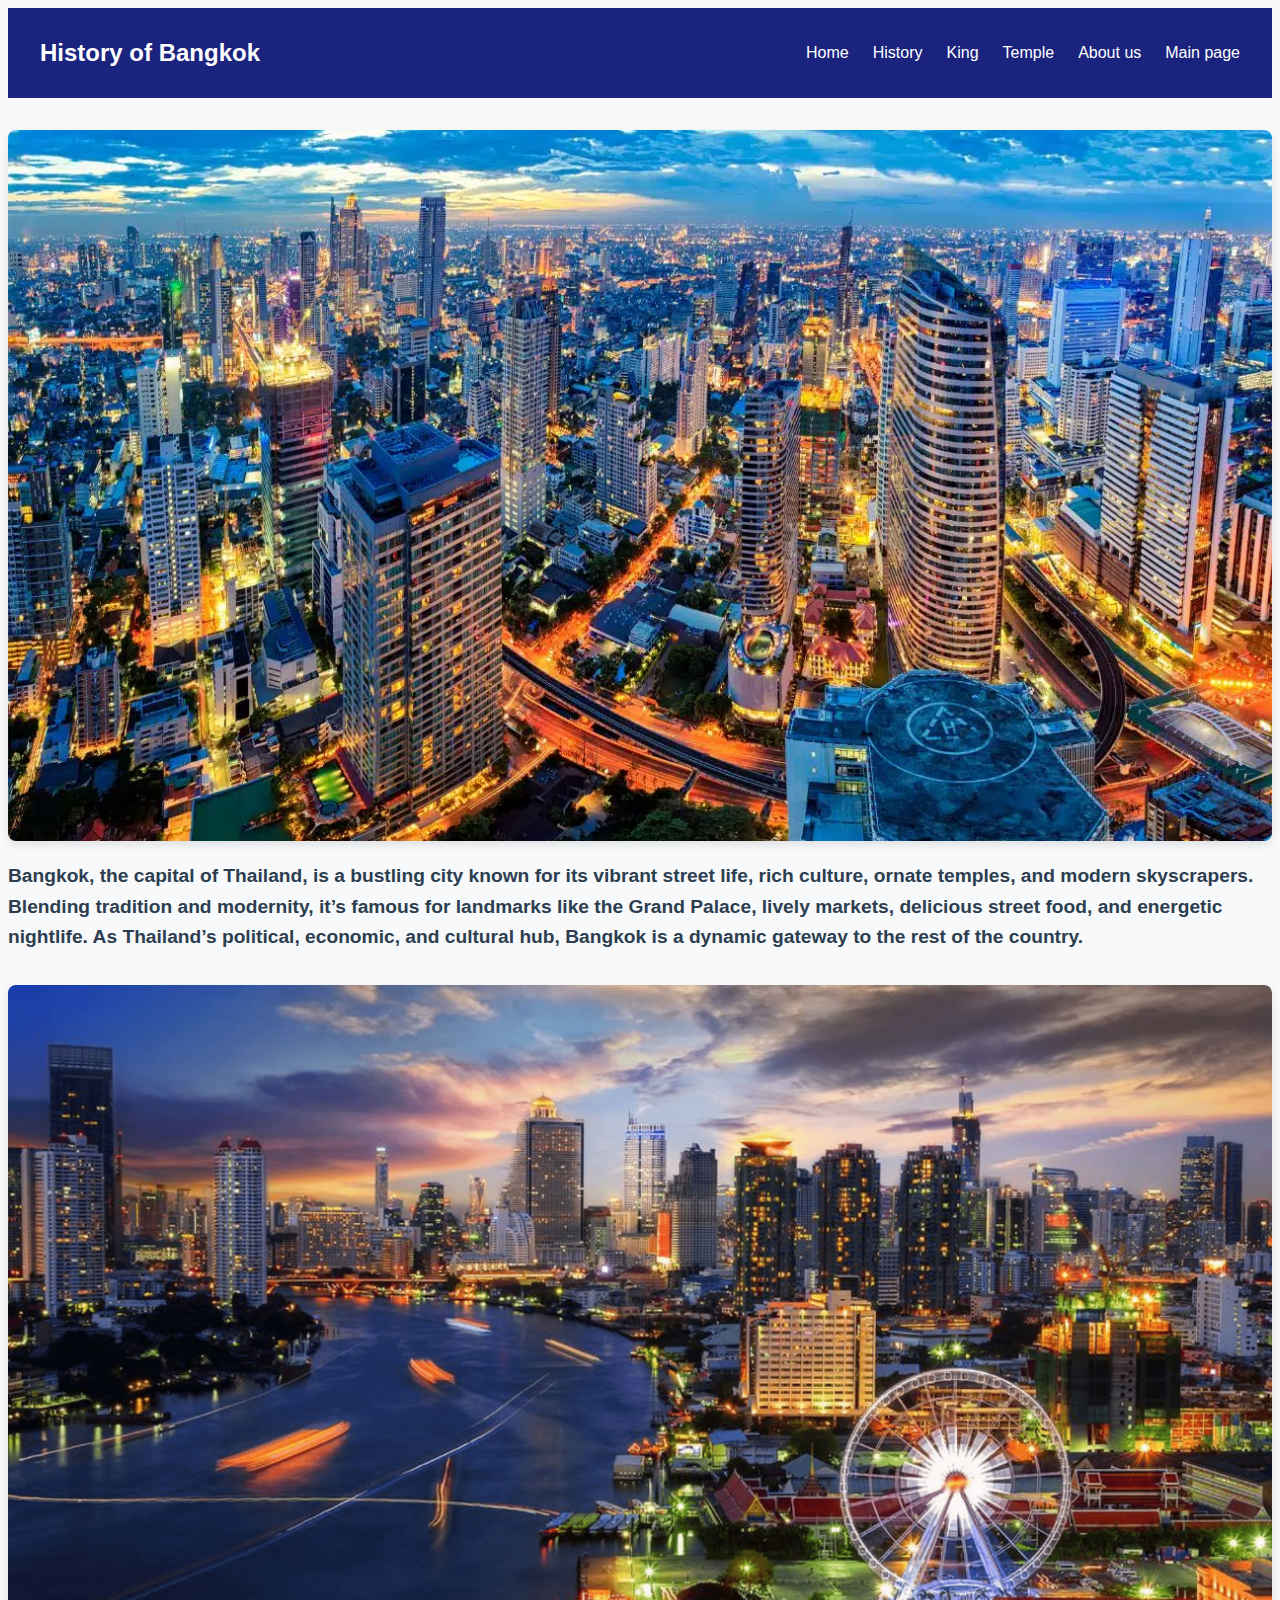
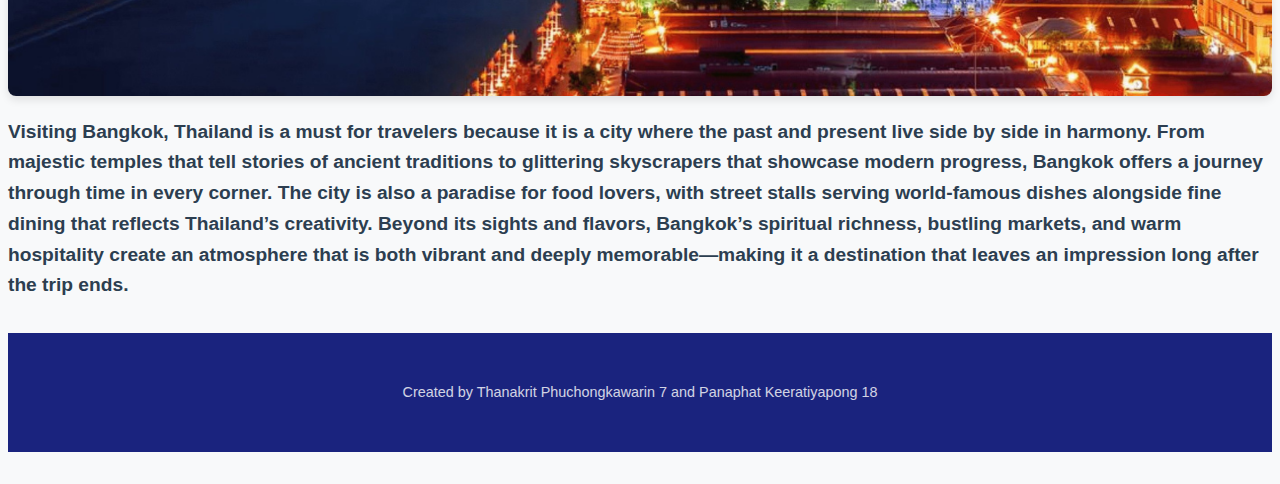
<file: index.html>
<!DOCTYPE html>
<html lang="en">

<head>
  <meta charset="UTF-8">
  <meta name="viewport" content="width=device-width, initial-scale=1.0">
  <title>History of Bangkok</title>
  <link href="https://cdn.jsdelivr.net/npm/bootstrap@5.3.8/dist/css/bootstrap.min.css" rel="stylesheet"
    integrity="sha384-sRIl4kxILFvY47J16cr9ZwB07vP4J8+LH7qKQnuqkuIAvNWLzeN8tE5YBujZqJLB" crossorigin="anonymous">
  <link rel="stylesheet" href="style.css">
</head>

<body>
  <nav class="navbar">
    <div class="logo">History of Bangkok</div>
    <ul class="nav-links">
      <li><a href="index.html">Home</a></li>
      <li><a href="History.html">History</a></li>
      <li><a href="King.html">King</a></li>
      <li><a href="Temple.html">Temple</a></li>
      <li><a href="About.html">About us</a></li>
      <li><a href="https://mufasaonat.github.io/202501M3Final/">Main page</a></li>
    </ul>
  </nav>

  <div class="container">
    <div class="row">
      <div class="col">
        <img src="best-time-to-visit-bangkok.jpg.webp" alt="history">
      </div>
      <div class="col">
        <div class="Home">
          <h1>Bangkok, the capital of Thailand, is a bustling city known for its vibrant street life, rich culture,
            ornate temples, and modern skyscrapers. Blending tradition and modernity, it’s famous for landmarks like the
            Grand Palace, lively markets, delicious street food, and energetic nightlife. As Thailand’s political,
            economic, and cultural hub, Bangkok is a dynamic gateway to the rest of the country.</h1>
        </div>
      </div>
    </div>
  </div>
  <div class="container">
    <div class="row">
      <div class="col">
        <img src="Bangkokokkkk.png" alt="history">
      </div>
      <div class="col">
        <div class="Home">
          <h1>Visiting Bangkok, Thailand is a must for travelers because it is a city where the past and present live
            side by side in harmony. From majestic temples that tell stories of ancient traditions to glittering
            skyscrapers that showcase modern progress, Bangkok offers a journey through time in every corner. The city
            is also a paradise for food lovers, with street stalls serving world-famous dishes alongside fine dining
            that reflects Thailand’s creativity. Beyond its sights and flavors, Bangkok’s spiritual richness, bustling
            markets, and warm hospitality create an atmosphere that is both vibrant and deeply memorable—making it a
            destination that leaves an impression long after the trip ends.</h1>
        </div>
      </div>
    </div>
    <footer class="footer">
      <div class="container">
        <p class="credits">Created by Thanakrit Phuchongkawarin 7 and Panaphat Keeratiyapong 18</p>
      </div>
      <script src="https://cdn.jsdelivr.net/npm/bootstrap@5.3.8/dist/js/bootstrap.bundle.min.js"
        integrity="sha384-FKyoEForCGlyvwx9Hj09JcYn3nv7wiPVlz7YYwJrWVcXK/BmnVDxM+D2scQbITxI"
        crossorigin="anonymous"></script>
</body>

</html>
</file>
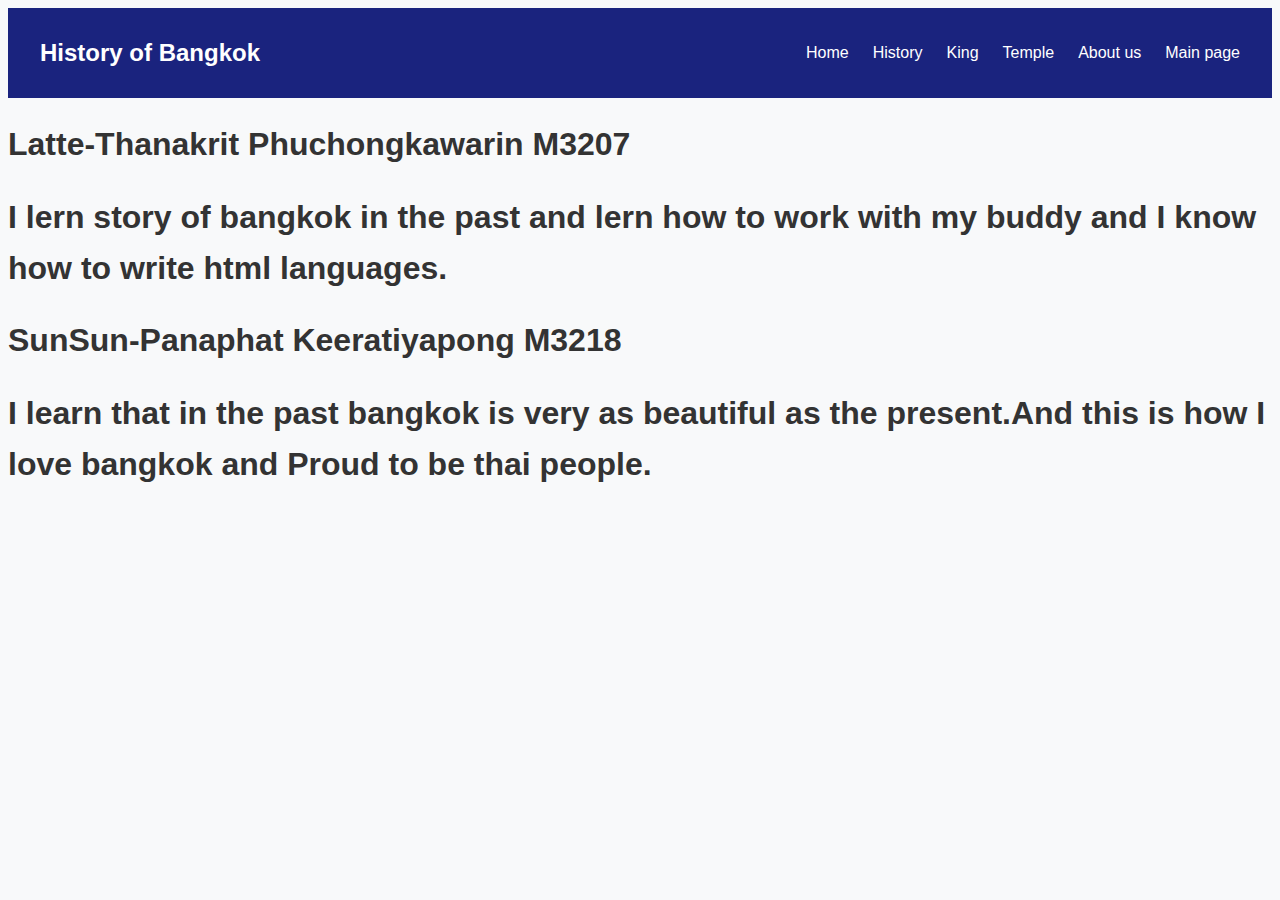
<file: About us.html>
<!DOCTYPE html>
<html lang="en">

<head>
  <meta charset="UTF-8">
  <meta name="viewport" content="width=device-width, initial-scale=1.0">
  <title>History of Bangkok</title>
  <link href="https://cdn.jsdelivr.net/npm/bootstrap@5.3.8/dist/css/bootstrap.min.css" rel="stylesheet" integrity="sha384-sRIl4kxILFvY47J16cr9ZwB07vP4J8+LH7qKQnuqkuIAvNWLzeN8tE5YBujZqJLB" crossorigin="anonymous">
  <link rel="stylesheet" href="style.css">
</head>

<body>
  <nav class="navbar">
    <div class="logo">History of Bangkok</div>
    <ul class="nav-links">
      <li><a href="index.html">Home</a></li>
      <li><a href="History.html">History</a></li>
      <li><a href="King.html">King</a></li>
      <li><a href="Temple.html">Temple</a></li>
      <li><a href="About us.html">About us</a></li>
      <li><a href="https://mufasaonat.github.io/202501M3Final/">Main page</a></li>
    </ul>
  </nav>
  
<h1>Latte-Thanakrit Phuchongkawarin M3207</h1>
<h1>I lern story of bangkok in the past and lern how to work with my buddy and I know how to write html languages.
</h1>

<h1>SunSun-Panaphat Keeratiyapong M3218</h1>
<h1>I learn that in the past bangkok is very as beautiful as the present.And this is how I love bangkok and Proud to be thai people.
</h1>
</file>
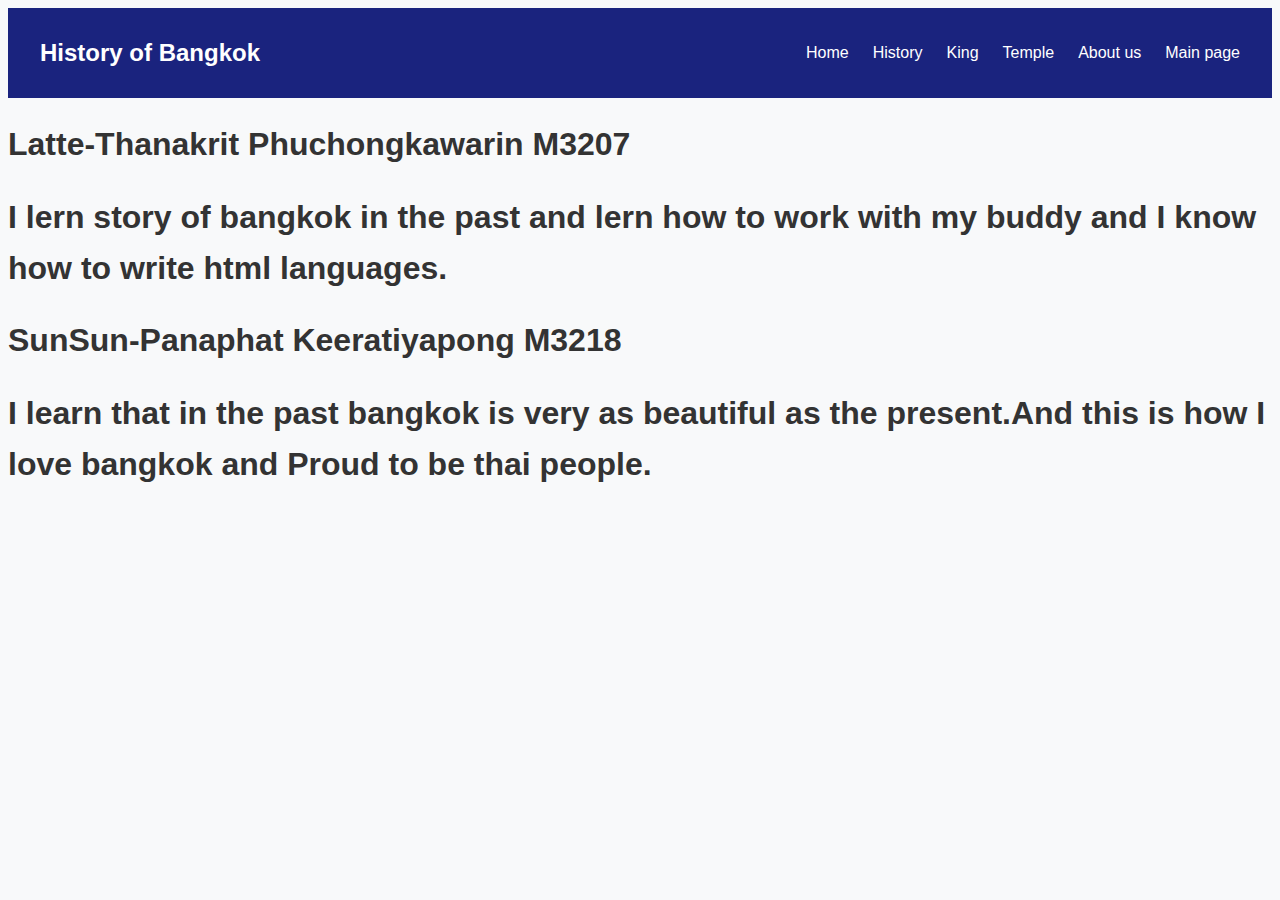
<file: About.html>
<!DOCTYPE html>
<html lang="en">

<head>
  <meta charset="UTF-8">
  <meta name="viewport" content="width=device-width, initial-scale=1.0">
  <title>History of Bangkok</title>
  <link href="https://cdn.jsdelivr.net/npm/bootstrap@5.3.8/dist/css/bootstrap.min.css" rel="stylesheet" integrity="sha384-sRIl4kxILFvY47J16cr9ZwB07vP4J8+LH7qKQnuqkuIAvNWLzeN8tE5YBujZqJLB" crossorigin="anonymous">
  <link rel="stylesheet" href="style.css">
</head>

<body>
  <nav class="navbar">
    <div class="logo">History of Bangkok</div>
    <ul class="nav-links">
      <li><a href="index.html">Home</a></li>
      <li><a href="History.html">History</a></li>
      <li><a href="King.html">King</a></li>
      <li><a href="Temple.html">Temple</a></li>
      <li><a href="About.html">About us</a></li>
      <li><a href="https://mufasaonat.github.io/202501M3Final/">Main page</a></li>
    </ul>
  </nav>
  
<h1>Latte-Thanakrit Phuchongkawarin M3207</h1>
<h1>I lern story of bangkok in the past and lern how to work with my buddy and I know how to write html languages.
</h1>

<h1>SunSun-Panaphat Keeratiyapong M3218</h1>
<h1>I learn that in the past bangkok is very as beautiful as the present.And this is how I love bangkok and Proud to be thai people.
</h1>
</file>
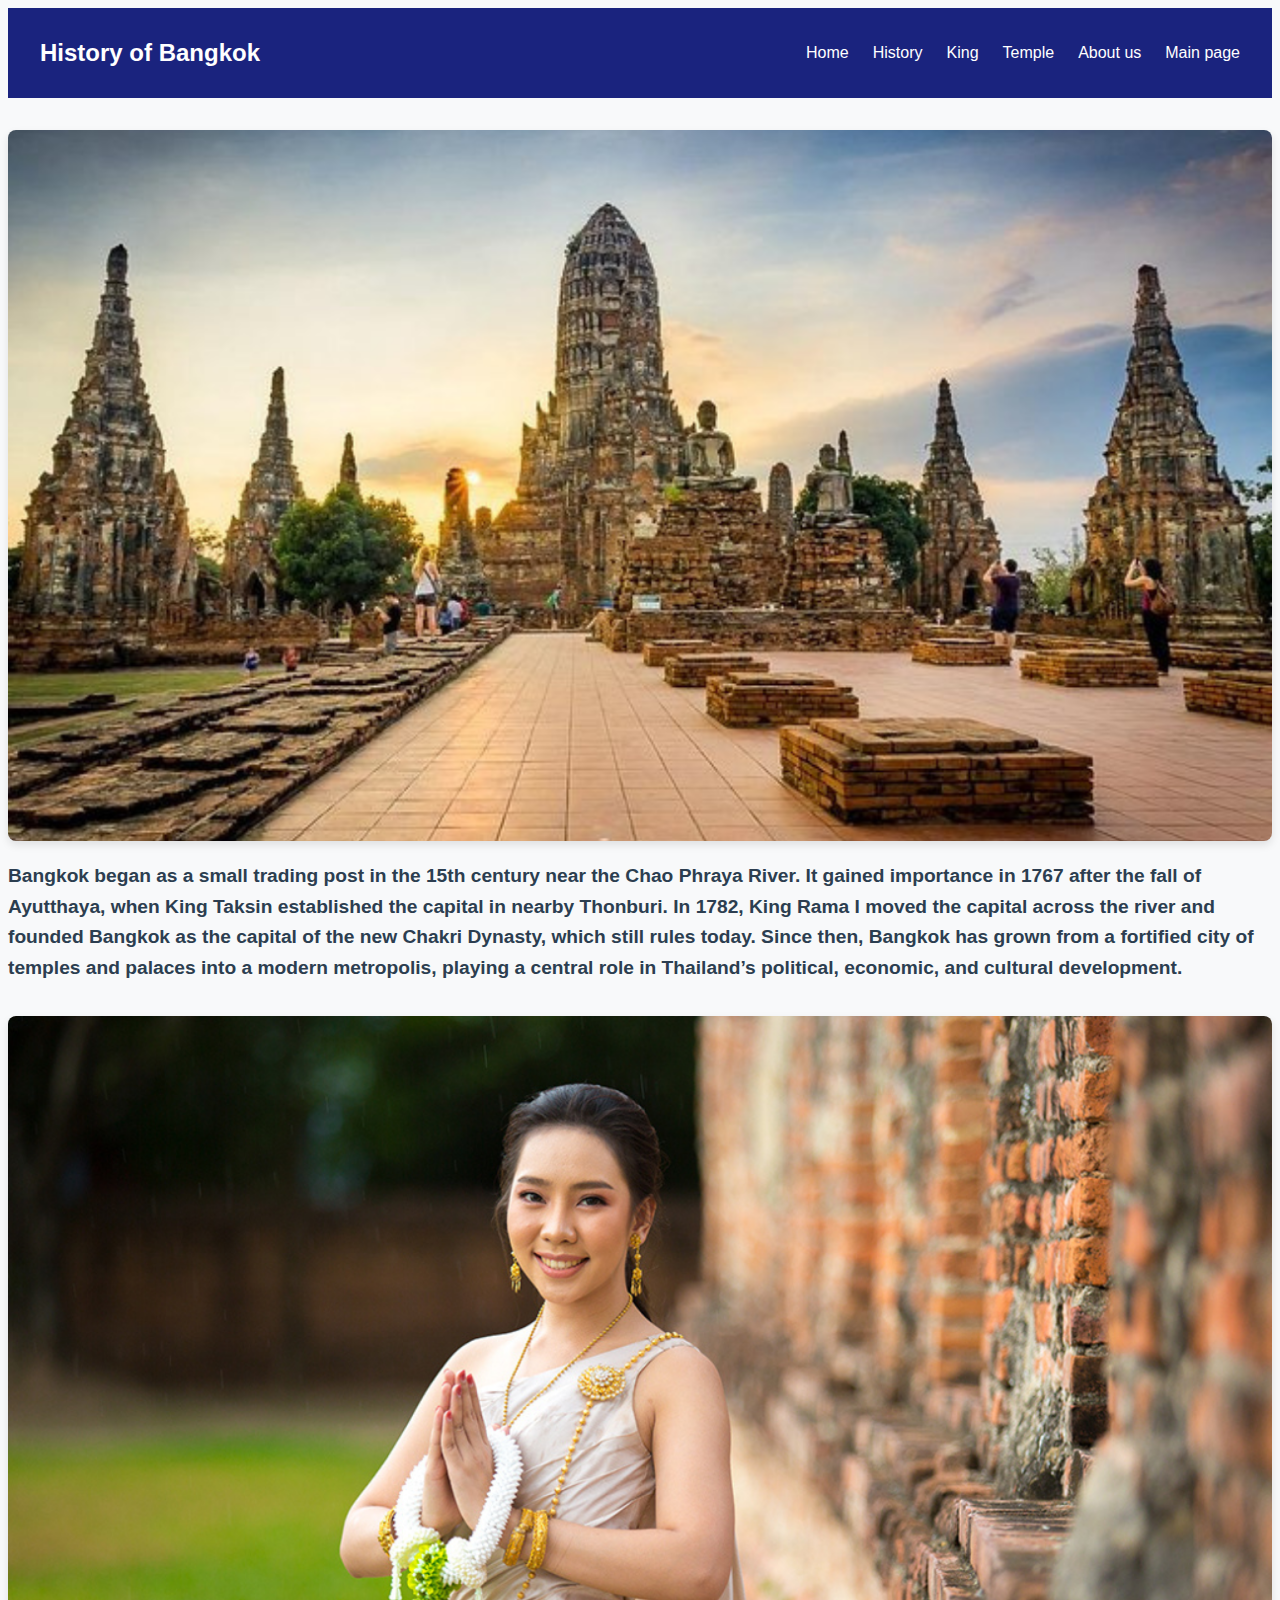
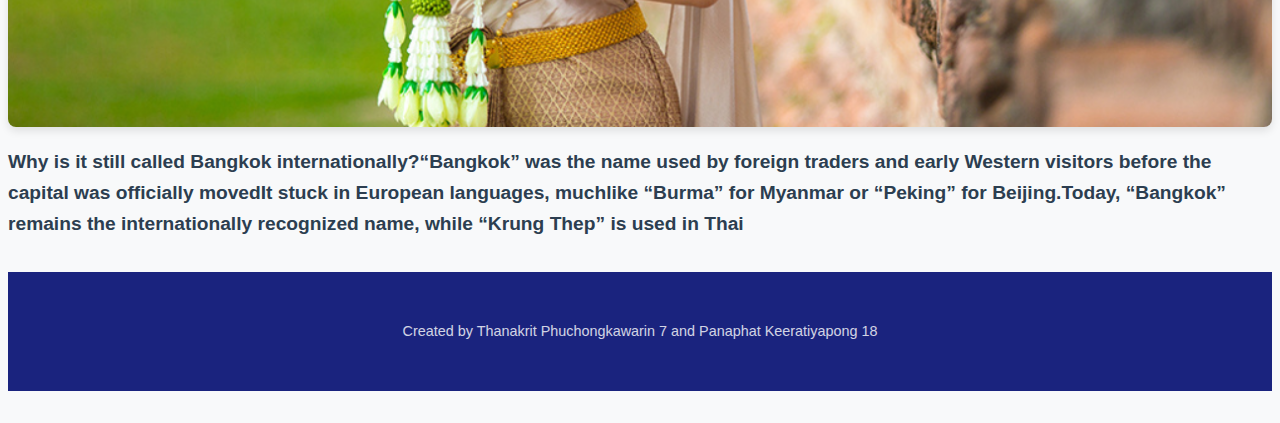
<file: History.html>
<!DOCTYPE html>
<html lang="en">

<head>
  <meta charset="UTF-8">
  <meta name="viewport" content="width=device-width, initial-scale=1.0">
  <title>History of Bangkok</title>
  <link href="https://cdn.jsdelivr.net/npm/bootstrap@5.3.8/dist/css/bootstrap.min.css" rel="stylesheet" integrity="sha384-sRIl4kxILFvY47J16cr9ZwB07vP4J8+LH7qKQnuqkuIAvNWLzeN8tE5YBujZqJLB" crossorigin="anonymous">
  <link rel="stylesheet" href="style.css">
</head>

<body>
  <nav class="navbar">
    <div class="logo">History of Bangkok</div>
    <ul class="nav-links">
      <li><a href="index.html">Home</a></li>
      <li><a href="History.html">History</a></li>
      <li><a href="King.html">King</a></li>
      <li><a href="Temple.html">Temple</a></li>
      <li><a href="About.html">About us</a></li>
      <li><a href="https://mufasaonat.github.io/202501M3Final/">Main page</a></li>
    </ul>
  </nav>
    <div class="container">
    <div class="row">
      <div class="col">
        <img src="temple.png" alt="history">
      </div>
      <div class="col">
        <div class="History">
          <h1>Bangkok began as a small trading post in the 15th century near the Chao Phraya River. It gained importance in 1767 after the fall of Ayutthaya, when King Taksin established the capital in nearby Thonburi. In 1782, King Rama I moved the capital across the river and founded Bangkok as the capital of the new Chakri Dynasty, which still rules today. Since then, Bangkok has grown from a fortified city of temples and palaces into a modern metropolis, playing a central role in Thailand’s political, economic, and cultural development.</h1>
          </div>
      </div>
    </div>
  </div>
   <div class="container">
    <div class="row">
      <div class="col">
        <img src="Thai people greeding.png" alt="history">
      </div>
      <div class="col">
        <div class="History">
          <h1>Why is it still called Bangkok internationally?“Bangkok” was the name used by foreign traders and early Western visitors before the capital was officially movedIt stuck in European languages, muchlike “Burma” for Myanmar or “Peking” for Beijing.Today, “Bangkok” remains the internationally recognized name, while “Krung Thep” is used in Thai</h1>
          </div>
      </div>
    </div>
    <footer class="footer">
    <div class="container">
      <p class="credits">Created by Thanakrit Phuchongkawarin 7 and Panaphat Keeratiyapong 18</p>
  </div>
  <script src="https://cdn.jsdelivr.net/npm/bootstrap@5.3.8/dist/js/bootstrap.bundle.min.js" integrity="sha384-FKyoEForCGlyvwx9Hj09JcYn3nv7wiPVlz7YYwJrWVcXK/BmnVDxM+D2scQbITxI" crossorigin="anonymous"></script>
</body>
</html>
</file>
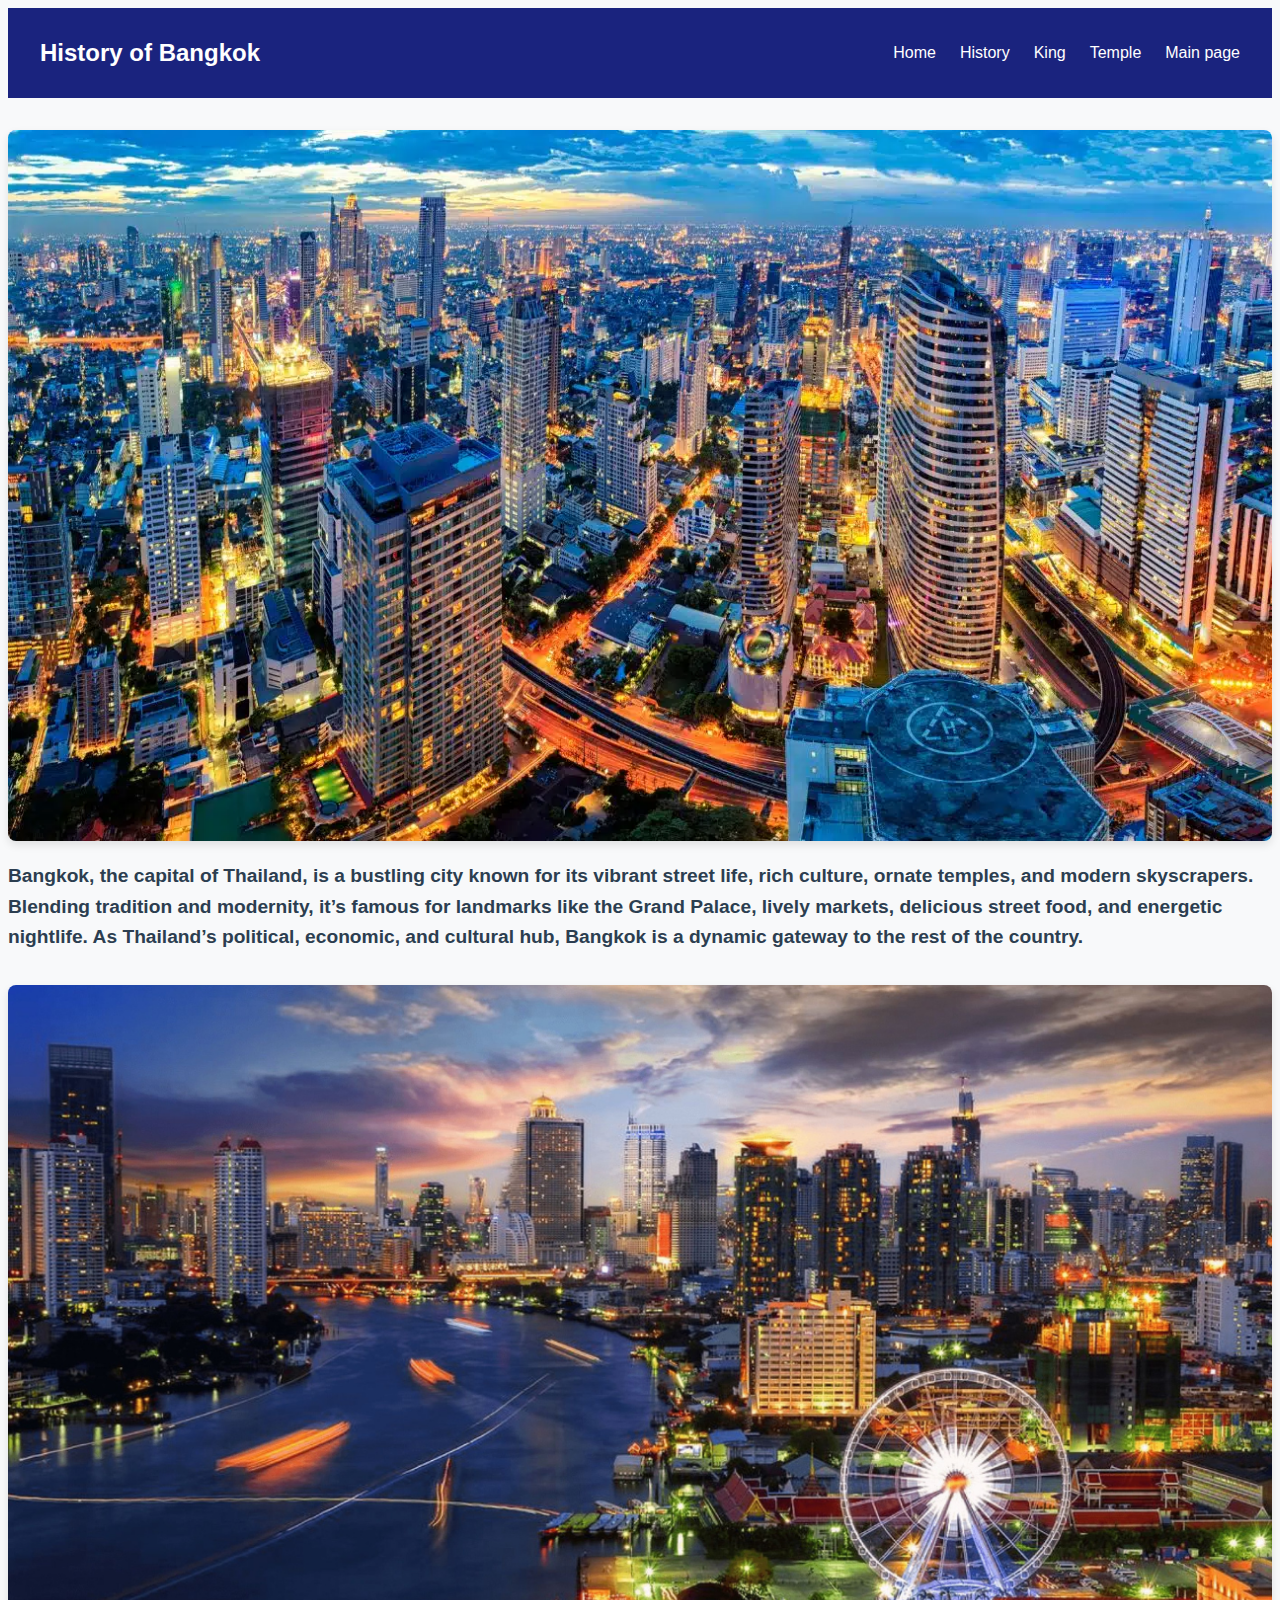
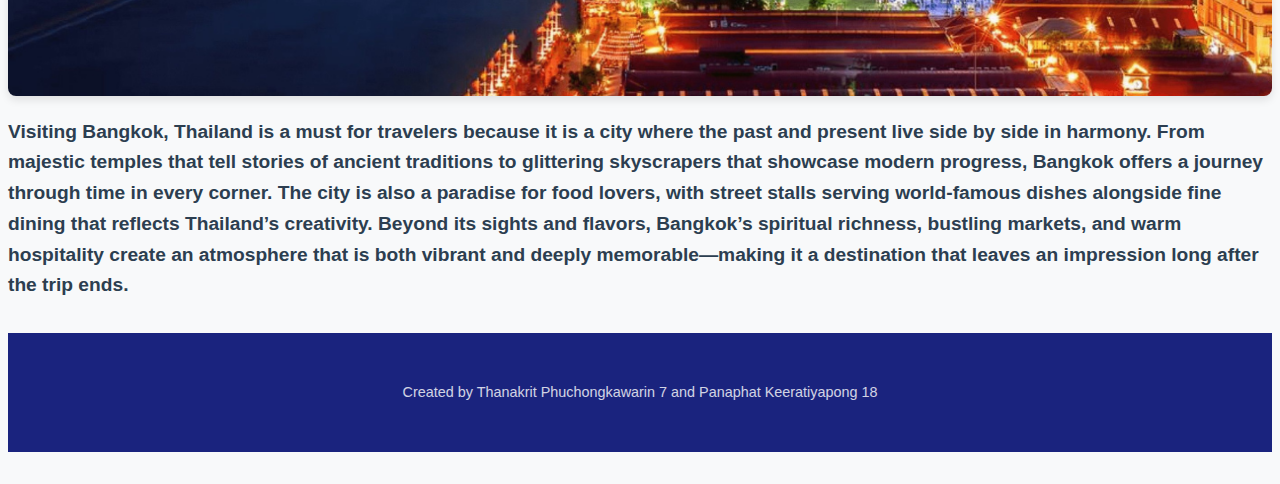
<file: home.html>
<!DOCTYPE html>
<html lang="en">

<head>
  <meta charset="UTF-8">
  <meta name="viewport" content="width=device-width, initial-scale=1.0">
  <title>History of Bangkok</title>
  <link href="https://cdn.jsdelivr.net/npm/bootstrap@5.3.8/dist/css/bootstrap.min.css" rel="stylesheet"
    integrity="sha384-sRIl4kxILFvY47J16cr9ZwB07vP4J8+LH7qKQnuqkuIAvNWLzeN8tE5YBujZqJLB" crossorigin="anonymous">
  <link rel="stylesheet" href="style.css">
</head>

<body>
  <nav class="navbar">
    <div class="logo">History of Bangkok</div>
    <ul class="nav-links">
      <li><a href="Home.html">Home</a></li>
      <li><a href="History.html">History</a></li>
      <li><a href="King.html">King</a></li>
      <li><a href="Temple.html">Temple</a></li>
      <li><a href="https://mufasaonat.github.io/202501M3Final/">Main page</a></li>
    </ul>
  </nav>

  <div class="container">
    <div class="row">
      <div class="col">
        <img src="best-time-to-visit-bangkok.jpg.webp" alt="history">
      </div>
      <div class="col">
        <div class="Home">
          <h1>Bangkok, the capital of Thailand, is a bustling city known for its vibrant street life, rich culture,
            ornate temples, and modern skyscrapers. Blending tradition and modernity, it’s famous for landmarks like the
            Grand Palace, lively markets, delicious street food, and energetic nightlife. As Thailand’s political,
            economic, and cultural hub, Bangkok is a dynamic gateway to the rest of the country.</h1>
        </div>
      </div>
    </div>
  </div>
  <div class="container">
    <div class="row">
      <div class="col">
        <img src="Bangkokokkkk.png" alt="history">
      </div>
      <div class="col">
        <div class="Home">
          <h1>Visiting Bangkok, Thailand is a must for travelers because it is a city where the past and present live
            side by side in harmony. From majestic temples that tell stories of ancient traditions to glittering
            skyscrapers that showcase modern progress, Bangkok offers a journey through time in every corner. The city
            is also a paradise for food lovers, with street stalls serving world-famous dishes alongside fine dining
            that reflects Thailand’s creativity. Beyond its sights and flavors, Bangkok’s spiritual richness, bustling
            markets, and warm hospitality create an atmosphere that is both vibrant and deeply memorable—making it a
            destination that leaves an impression long after the trip ends.</h1>
        </div>
      </div>
    </div>
    <footer class="footer">
      <div class="container">
        <p class="credits">Created by Thanakrit Phuchongkawarin 7 and Panaphat Keeratiyapong 18</p>
      </div>
      <script src="https://cdn.jsdelivr.net/npm/bootstrap@5.3.8/dist/js/bootstrap.bundle.min.js"
        integrity="sha384-FKyoEForCGlyvwx9Hj09JcYn3nv7wiPVlz7YYwJrWVcXK/BmnVDxM+D2scQbITxI"
        crossorigin="anonymous"></script>
</body>

</html>
</file>
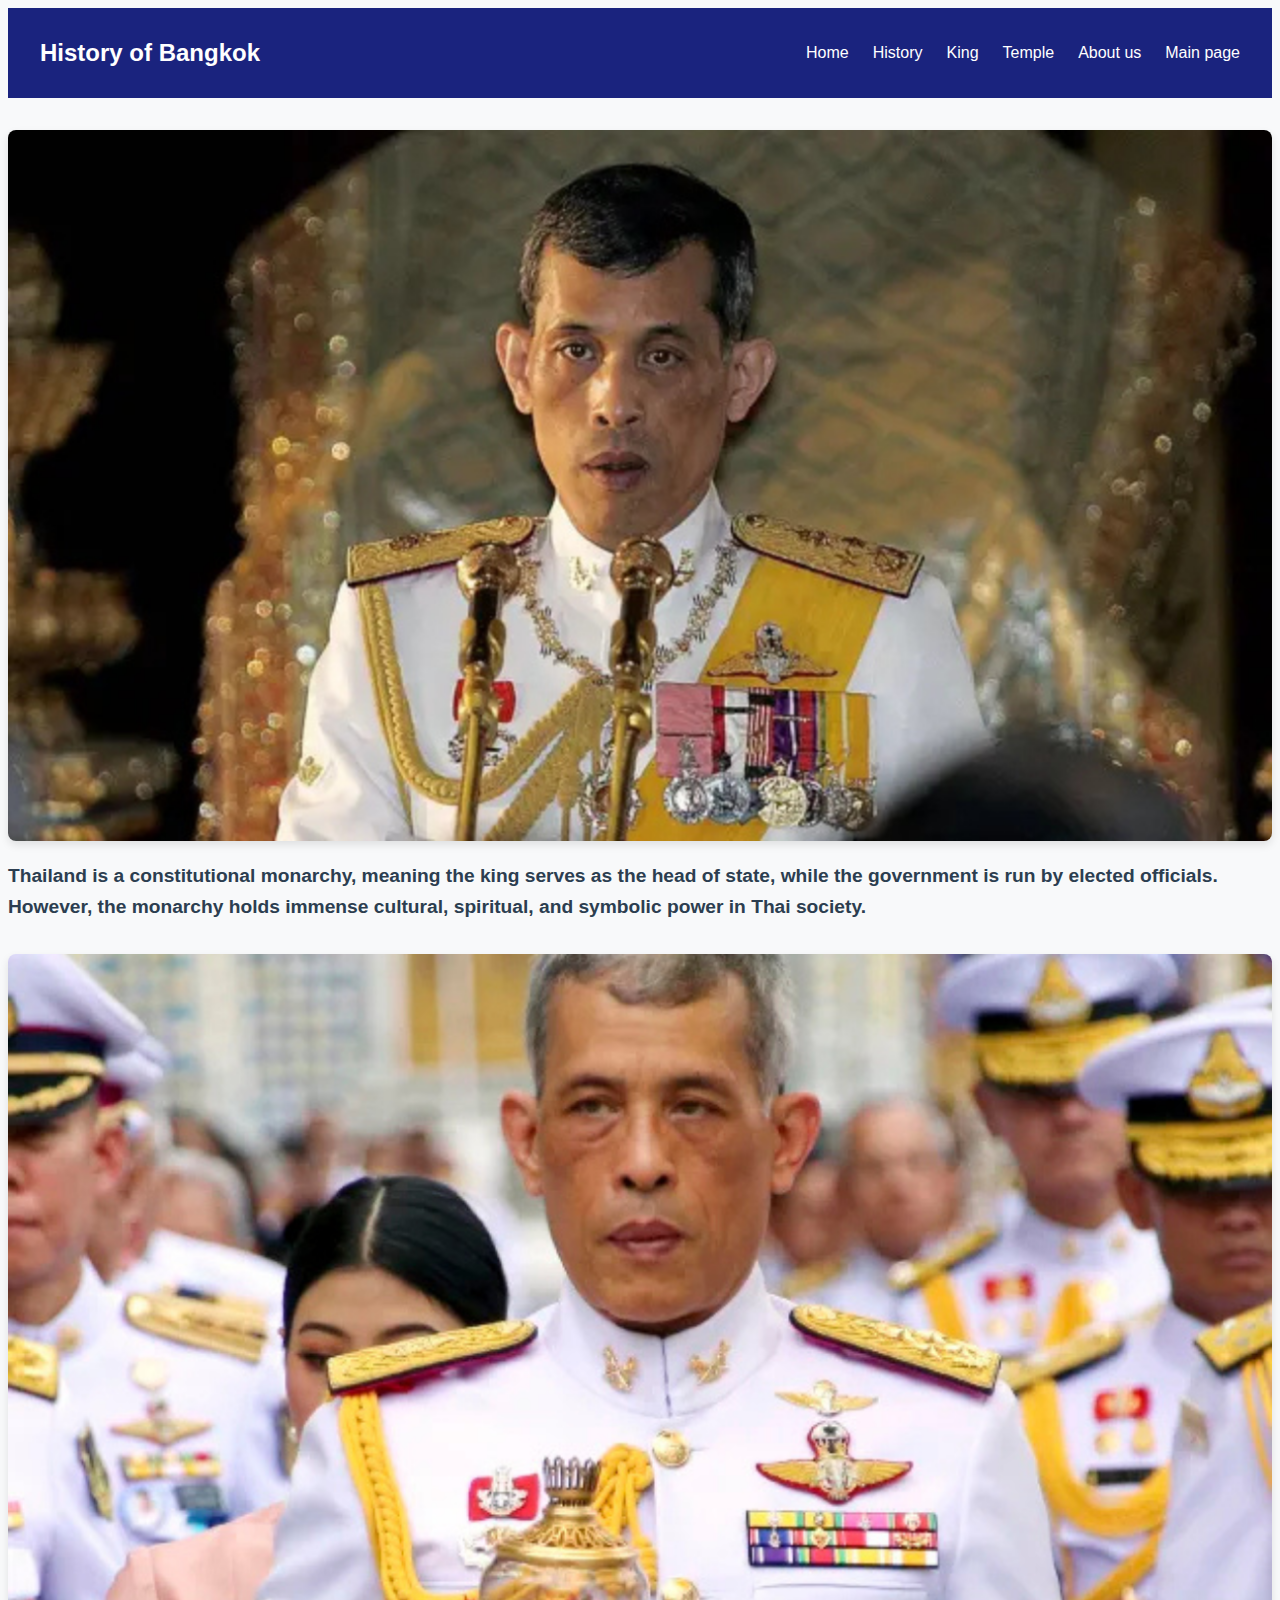
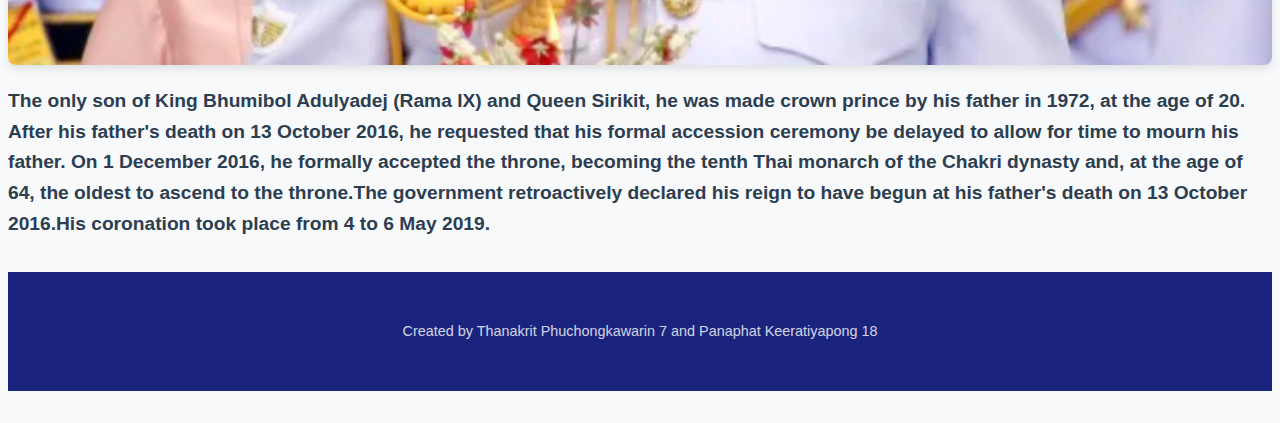
<file: King.html>
<!DOCTYPE html>
<html lang="en">

<head>
  <meta charset="UTF-8">
  <meta name="viewport" content="width=device-width, initial-scale=1.0">
  <title>History of Bangkok</title>
  <link href="https://cdn.jsdelivr.net/npm/bootstrap@5.3.8/dist/css/bootstrap.min.css" rel="stylesheet" integrity="sha384-sRIl4kxILFvY47J16cr9ZwB07vP4J8+LH7qKQnuqkuIAvNWLzeN8tE5YBujZqJLB" crossorigin="anonymous">
  <link rel="stylesheet" href="style.css">
</head>

<body>
  <nav class="navbar">
    <div class="logo">History of Bangkok</div>
    <ul class="nav-links">
      <li><a href="index.html">Home</a></li>
      <li><a href="History.html">History</a></li>
      <li><a href="King.html">King</a></li>
      <li><a href="Temple.html">Temple</a></li>
      <li><a href="About.html">About us</a></li>
      <li><a href="https://mufasaonat.github.io/202501M3Final/">Main page</a></li>
    </ul>
  </nav>
  <div class="container">
    <div class="row">
      <div class="col">
        <img src="King rama 10.png" alt="history">
      </div>
      <div class="col">
        <div class="King">
          <h1>Thailand is a constitutional monarchy, meaning the king serves as the head of state, while the government is run by elected officials. However, the monarchy holds immense cultural, spiritual, and symbolic power in Thai society.</h1>
   </div>
      </div>
    </div>
  </div>
    <div class="container">
    <div class="row">
      <div class="col">
        <img src="King rama 1010.png" alt="history">
      </div>
      <div class="col">
        <div class="King">
          <h1>The only son of King Bhumibol Adulyadej (Rama IX) and Queen Sirikit, he was made crown prince by his father in 1972, at the age of 20. After his father's death on 13 October 2016, he requested that his formal accession ceremony be delayed to allow for time to mourn his father. On 1 December 2016, he formally accepted the throne, becoming the tenth Thai monarch of the Chakri dynasty and, at the age of 64, the oldest to ascend to the throne.The government retroactively declared his reign to have begun at his father's death on 13 October 2016.His coronation took place from 4 to 6 May 2019.</h1>
   </div>
      </div>
    </div>
    <footer class="footer">
    <div class="container">
      <p class="credits">Created by Thanakrit Phuchongkawarin 7 and Panaphat Keeratiyapong 18</p>
  </div>
  <script src="https://cdn.jsdelivr.net/npm/bootstrap@5.3.8/dist/js/bootstrap.bundle.min.js" integrity="sha384-FKyoEForCGlyvwx9Hj09JcYn3nv7wiPVlz7YYwJrWVcXK/BmnVDxM+D2scQbITxI" crossorigin="anonymous"></script>
</body>
</html>
</file>
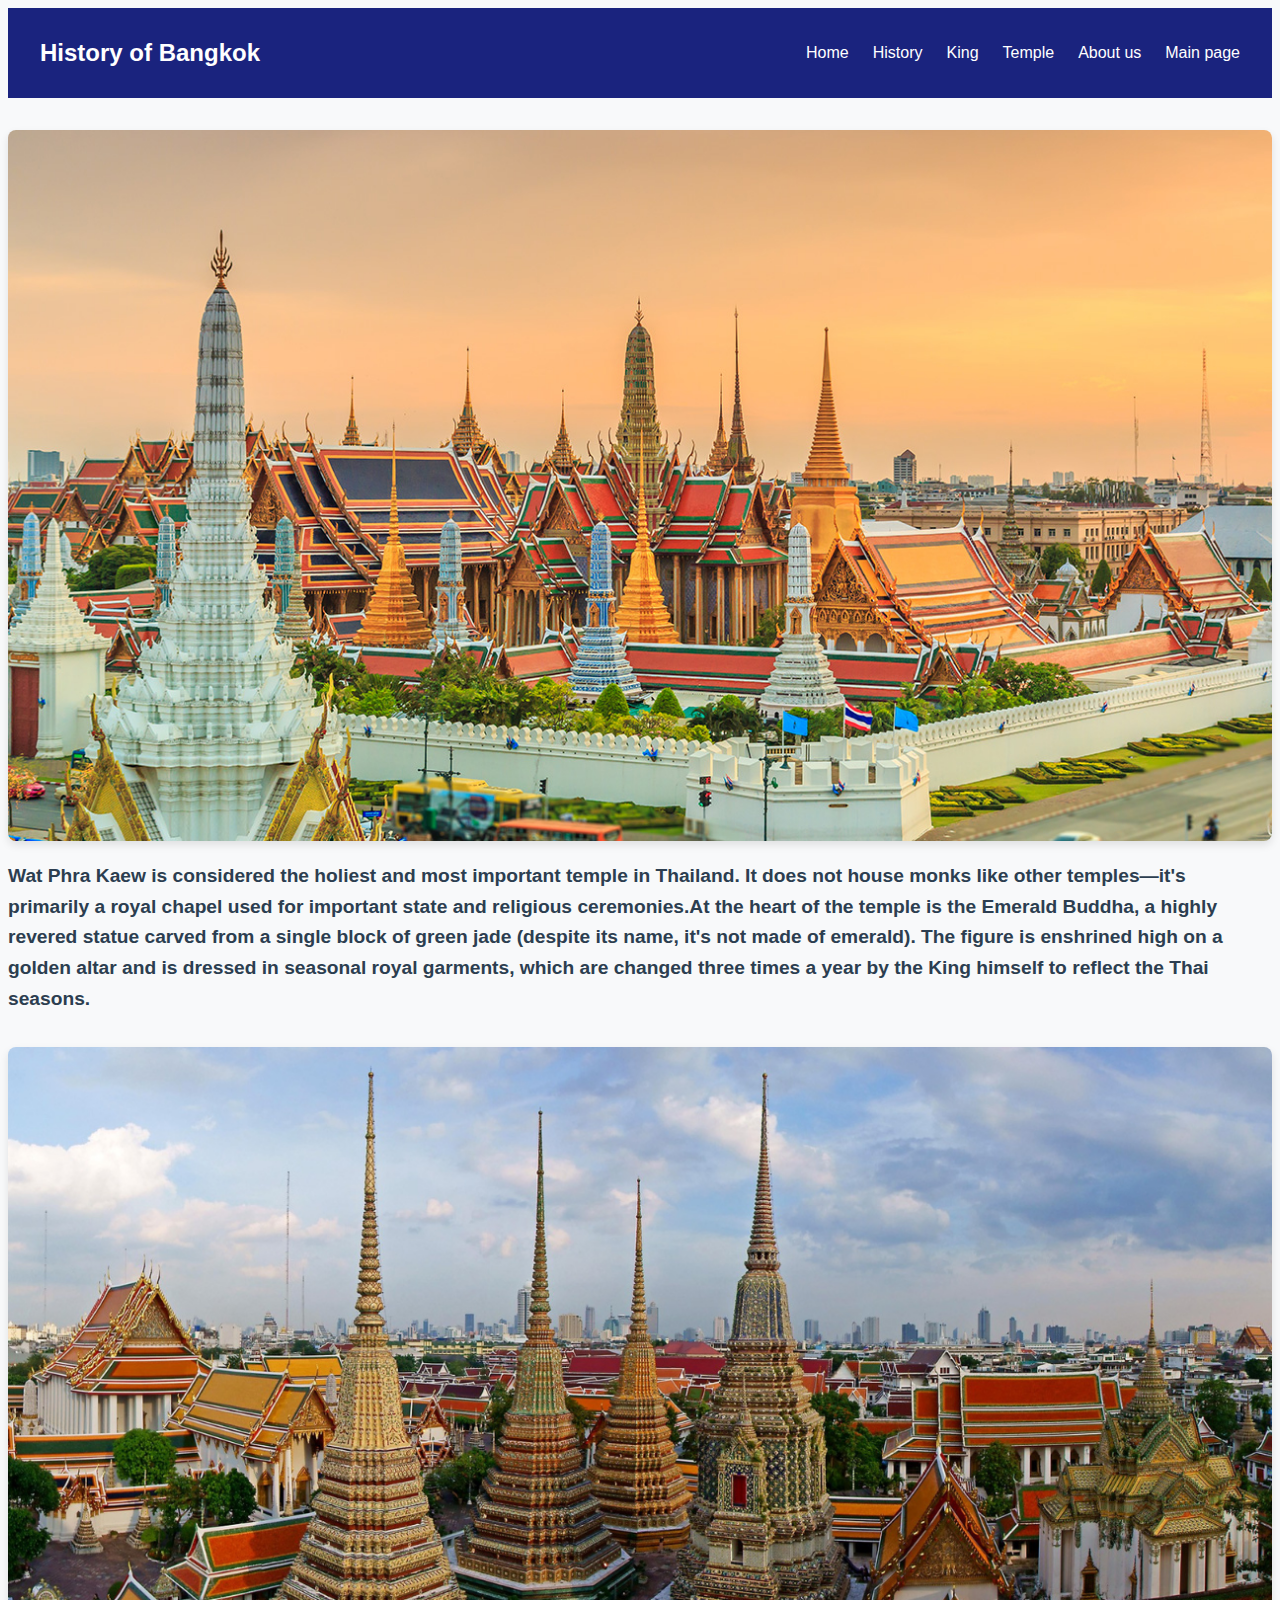
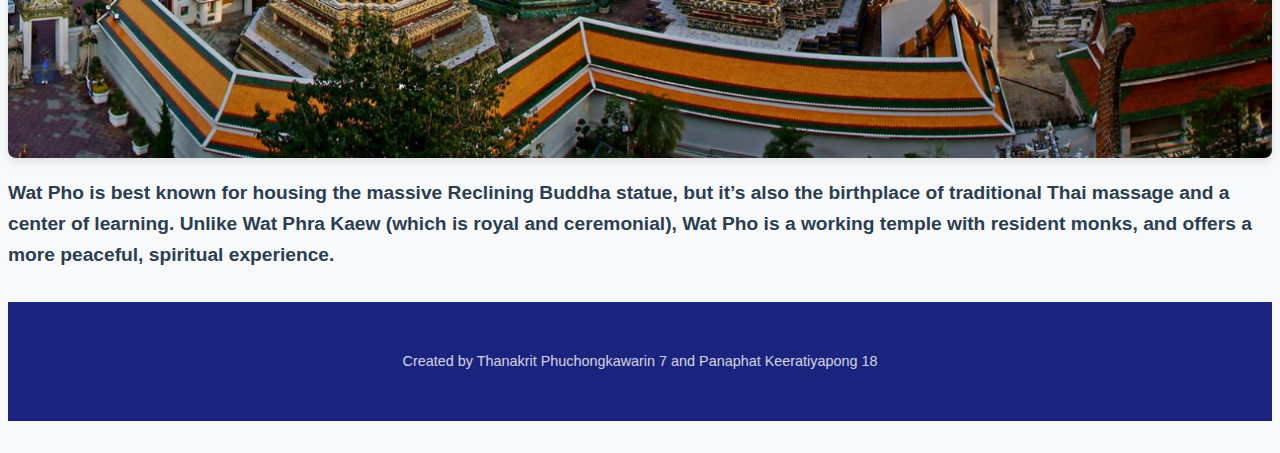
<file: Temple.html>
<!DOCTYPE html>
<html lang="en">

<head>
  <meta charset="UTF-8">
  <meta name="viewport" content="width=device-width, initial-scale=1.0">
  <title>History of Bangkok</title>
  <link href="https://cdn.jsdelivr.net/npm/bootstrap@5.3.8/dist/css/bootstrap.min.css" rel="stylesheet" integrity="sha384-sRIl4kxILFvY47J16cr9ZwB07vP4J8+LH7qKQnuqkuIAvNWLzeN8tE5YBujZqJLB" crossorigin="anonymous">
  <link rel="stylesheet" href="style.css">
</head>
<body>
  <nav class="navbar">
    <div class="logo">History of Bangkok</div>
    <ul class="nav-links">
      <li><a href="index.html">Home</a></li>
      <li><a href="History.html">History</a></li>
      <li><a href="King.html">King</a></li>
      <li><a href="Temple.html">Temple</a></li>
      <li><a href="About.html">About us</a></li>
      <li><a href="https://mufasaonat.github.io/202501M3Final/">Main page</a></li>
    </ul>
  </nav>
  <div class="container">
    <div class="row">
      <div class="col">
        <img src="Temple prakaw.jpg" alt="history">
      </div>
      <div class="col">
        <div class="Temple">
          <h1>Wat Phra Kaew is considered the holiest and most important temple in Thailand. It does not house monks like other temples—it's primarily a royal chapel used for important state and religious ceremonies.At the heart of the temple is the Emerald Buddha, a highly revered statue carved from a single block of green jade (despite its name, it's not made of emerald). The figure is enshrined high on a golden altar and is dressed in seasonal royal garments, which are changed three times a year by the King himself to reflect the Thai seasons.</h1>
   </div>
      </div>
    </div>
  </div>
   <div class="container">
    <div class="row">
      <div class="col">
        <img src="Temple po.png" alt="history">
      </div>
      <div class="col">
        <div class="Temple">
          <h1>Wat Pho is best known for housing the massive Reclining Buddha statue, but it’s also the birthplace of traditional Thai massage and a center of learning. Unlike Wat Phra Kaew (which is royal and ceremonial), Wat Pho is a working temple with resident monks, and offers a more peaceful, spiritual experience.</h1>
   </div>
      </div>
    </div>
    <footer class="footer">
    <div class="container">
      <p class="credits">Created by Thanakrit Phuchongkawarin 7 and Panaphat Keeratiyapong 18</p>
  </div>
  <script src="https://cdn.jsdelivr.net/npm/bootstrap@5.3.8/dist/js/bootstrap.bundle.min.js" integrity="sha384-FKyoEForCGlyvwx9Hj09JcYn3nv7wiPVlz7YYwJrWVcXK/BmnVDxM+D2scQbITxI" crossorigin="anonymous"></script>
</body>
</html>
</file>
<file: style.css>
<!DOCTYPE html>
<html lang="en">
<head>
  <meta charset="UTF-8">
  <meta name="viewport" content="width=device-width, initial-scale=1.0">
  <title>Bangkok History - Style Guide</title>
  <link href="https://cdn.jsdelivr.net/npm/bootstrap@5.3.8/dist/css/bootstrap.min.css" rel="stylesheet">
  <style>
    /* Reset default margins/padding */
    * {
      margin: 0;
      padding: 0;
      box-sizing: border-box;
    }

    /* Global Styles */
    body {
      font-family: 'Segoe UI', Tahoma, Geneva, Verdana, sans-serif;
      background-color: #f8f9fa;
      color: #333;
      line-height: 1.6;
    }

    /* Navigation */
    .navbar {
      background-color: #1a237e;
      padding: 1rem 2rem;
      display: flex;
      justify-content: space-between;
      align-items: center;
    }

    .navbar .logo {
      color: white;
      font-size: 1.5rem;
      font-weight: bold;
    }

    .nav-links {
      display: flex;
      list-style: none;
      gap: 1.5rem;
    }

    .nav-links a {
      color: white;
      text-decoration: none;
      transition: color 0.3s;
    }

    .nav-links a:hover {
      color: #ffc107;
    }

    /* Content Containers */
    .container {
      margin-top: 2rem;
      margin-bottom: 2rem;
    }

    img {
      max-width: 100%;
      height: auto;
      border-radius: 8px;
      box-shadow: 0 4px 8px rgba(0, 0, 0, 0.1);
    }

    /* Text Styles */
    .King h1,
    .Home h1,
    .History h1,
    .Temple h1,
    .About h1{
      font-size: 1.2rem;
      line-height: 1.6;
      color: #2c3e50;
    }

    /* Footer */
    .footer {
      background-color: #1a237e;
      color: white;
      text-align: center;
      padding: 1rem 0;
      margin-top: 2rem;
    }

    .credits {
      font-size: 0.9rem;
      opacity: 0.8;
    }

    /* Responsive Design */
    @media (max-width: 768px) {
      .navbar {
        flex-direction: column;
        padding: 1rem;
      }
      
      .nav-links {
        margin-top: 1rem;
        gap: 1rem;
      }
      
      .container .row {
        flex-direction: column;
      }
      
      .container .col {
        margin-bottom: 1.5rem;
      }
    }
  </style>
</head>
<body>
  <nav class="navbar">
    <div class="logo">History of Bangkok</div>
    <ul class="nav-links">
      <li><a href="Home.html">Home</a></li>
      <li><a href="History.html">History</a></li>
      <li><a href="King.html">King</a></li>
      <li><a href="Temple.html">Temple</a></li>
    </ul>
  </nav>

  <div class="container">
    <div class="row">
      <div class="col-md-6">
        <img src="https://via.placeholder.com/500x300" alt="Bangkok placeholder">
      </div>
      <div class="col-md-6">
        <div class="content">
          <h1>Welcome to the History of Bangkok</h1>
          <p>This is a sample page demonstrating the consistent styling across all pages of the website. The CSS has been optimized to work for Home, History, King, and Temple pages.</p>
        </div>
      </div>
    </div>
  </div>

  <footer class="footer">
    <div class="container">
      <p class="credits">Created by Thanakrit 7 and Sun 18</p>
    </div>
  </footer>

  <script src="https://cdn.jsdelivr.net/npm/bootstrap@5.3.8/dist/js/bootstrap.bundle.min.js"></script>
</body>
</html>
</file>
